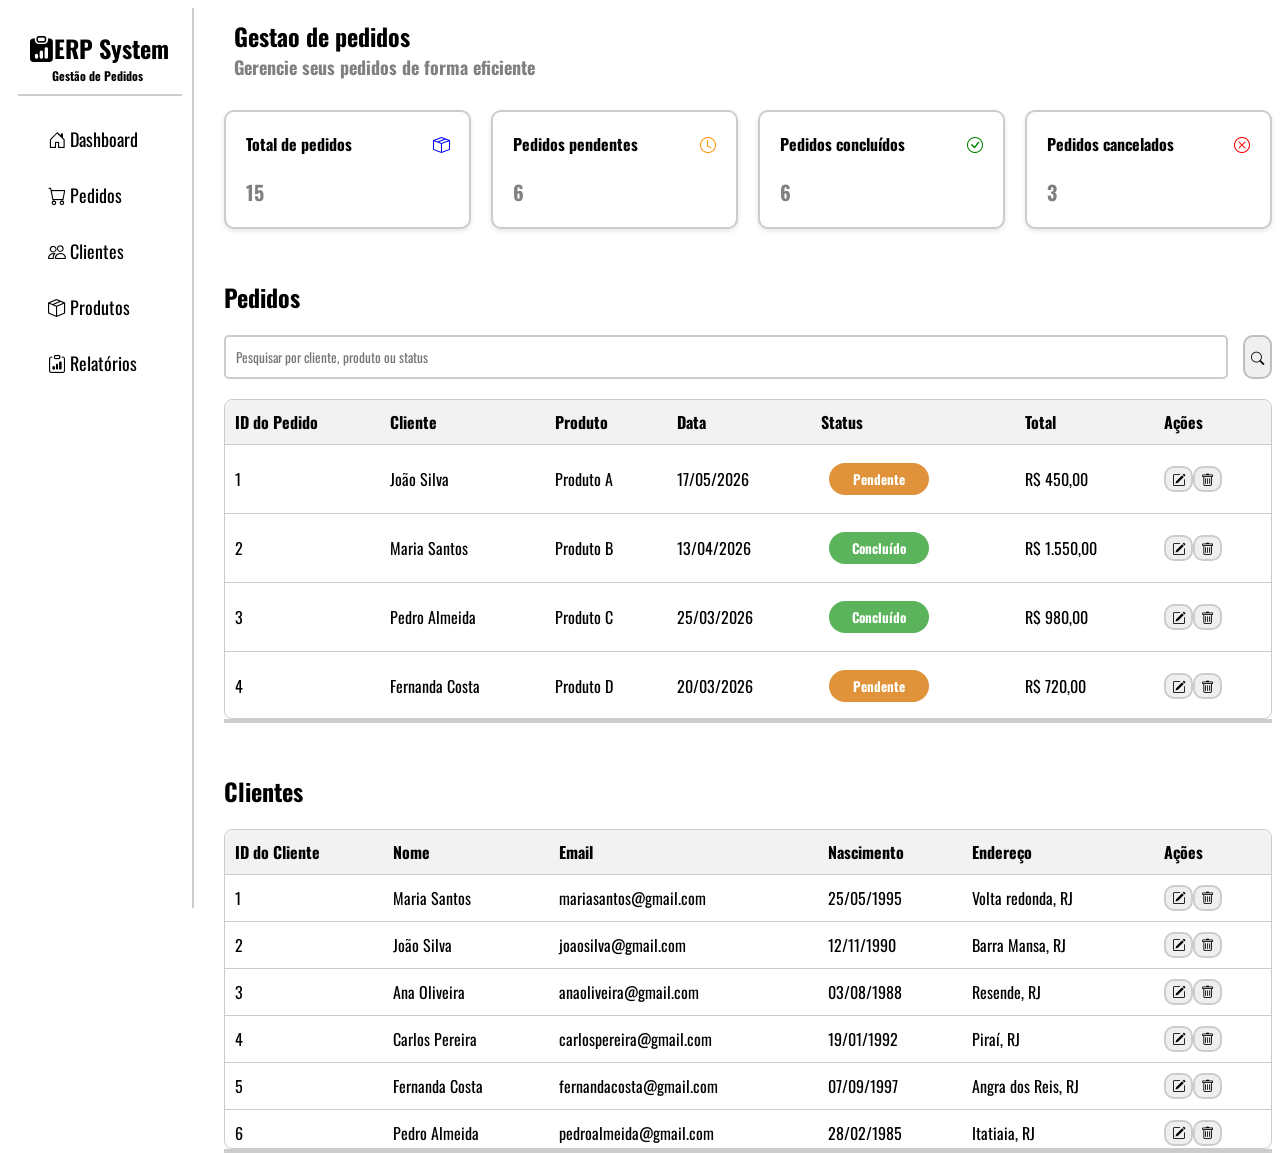
<file: index.html>
<!doctype html>
<html lang="pt-br">
  <head>
    <meta charset="UTF-8" />
    <meta name="viewport" content="width=device-width, initial-scale=1.0" />
    <title>Gestao de pedidos</title>
    <link rel="stylesheet" href="styles/main.css" />
    <link
      rel="stylesheet"
      href="https://cdn.jsdelivr.net/npm/bootstrap-icons@1.13.1/font/bootstrap-icons.min.css"
    />
    <link rel="preconnect" href="https://fonts.googleapis.com" />
    <link rel="preconnect" href="https://fonts.gstatic.com" crossorigin />
    <link
      href="https://fonts.googleapis.com/css2?family=Montserrat:ital,wght@0,100..900;1,100..900&family=Oswald:wght@200..700&display=swap"
      rel="stylesheet"
    />
  </head>
  <body>
    <div class="layout">
      <aside class="sidebar">
        <header class="sidebar_header">
          <div class="principal_name">
            <i class="bi bi-clipboard-data-fill"></i>
            <h1>ERP System</h1>
          </div>
          <h6>Gestão de Pedidos</h6>
        </header>
        <nav>
          <ul>
            <li>
              <i class="bi bi-house-door"></i>
              <a href="#">Dashboard</a>
            </li>
            <li>
              <i class="bi bi-cart"></i>
              <a href="./pages/pedidos.html">Pedidos</a>
            </li>
            <li>
              <i class="bi bi-people"></i>
              <a href="./pages/clientes.html">Clientes</a>
            </li>
            <li>
              <i class="bi bi-box-seam"></i>
              <a href="#">Produtos</a>
            </li>
            <li>
              <i class="bi bi-clipboard-data"></i>
              <a href="#">Relatórios</a>
            </li>
          </ul>
        </nav>
      </aside>
      <div class="container">
        <header>
          <h1>Gestao de pedidos</h1>
          <h2>Gerencie seus pedidos de forma eficiente</h2>
        </header>
        <section id="dashboard">
          <div class="grid">
            <div class="card">
              <div class="card_title">
                <h3>Total de pedidos</h3>
                <i id="total" class="bi bi-box-seam"></i>
              </div>
              <h6>15</h6>
            </div>
            <div class="card">
              <div class="card_title">
                <h3>Pedidos pendentes</h3>
                <i id="pendente" class="bi bi-clock"></i>
              </div>
              <h6>6</h6>
            </div>
            <div class="card">
              <div class="card_title">
                <h3>Pedidos concluídos</h3>
                <i id="concluido" class="bi bi-check-circle"></i>
              </div>
              <h6>6</h6>
            </div>
            <div class="card">
              <div class="card_title">
                <h3>Pedidos cancelados</h3>
                <i id="cancelado" class="bi bi-x-circle"></i>
              </div>
              <h6>3</h6>
            </div>
          </div>
        </section>

        <section id="pedidos">
          <h2 id="section_title">Pedidos</h2>
          <div class="search">
            <input
              type="text"
              placeholder="Pesquisar por cliente, produto ou status"
            />
            <button id="search_button"><i class="bi bi-search"></i></button>
          </div>
          <div class="table-scroll">
            <table>
              <thead>
                <tr>
                  <th>ID do Pedido</th>
                  <th>Cliente</th>
                  <th>Produto</th>
                  <th>Data</th>
                  <th>Status</th>
                  <th>Total</th>
                  <th>Ações</th>
                </tr>
              </thead>
              <tbody>
                <tr>
                  <td>1</td>
                  <td>João Silva</td>
                  <td>Produto A</td>
                  <td><time>17/05/2026</time></td>
                  <td><h5 id="status_pendente">Pendente</h5></td>
                  <td>R$ 450,00</td>
                  <td>
                    <button><i class="bi bi-pencil-square"></i></button
                    ><button><i class="bi bi-trash"></i></button>
                  </td>
                </tr>
                <tr>
                  <td>2</td>
                  <td>Maria Santos</td>
                  <td>Produto B</td>
                  <td><time>13/04/2026</time></td>
                  <td><h5 id="status_concluido">Concluído</h5></td>
                  <td>R$ 1.550,00</td>
                  <td>
                    <button><i class="bi bi-pencil-square"></i></button
                    ><button><i class="bi bi-trash"></i></button>
                  </td>
                </tr>
                <tr>
                  <td>3</td>
                  <td>Pedro Almeida</td>
                  <td>Produto C</td>
                  <td><time>25/03/2026</time></td>
                  <td><h5 id="status_concluido">Concluído</h5></td>
                  <td>R$ 980,00</td>
                  <td>
                    <button><i class="bi bi-pencil-square"></i></button
                    ><button><i class="bi bi-trash"></i></button>
                  </td>
                </tr>
                <tr>
                  <td>4</td>
                  <td>Fernanda Costa</td>
                  <td>Produto D</td>
                  <td><time>20/03/2026</time></td>
                  <td><h5 id="status_pendente">Pendente</h5></td>
                  <td>R$ 720,00</td>
                  <td>
                    <button><i class="bi bi-pencil-square"></i></button
                    ><button><i class="bi bi-trash"></i></button>
                  </td>
                </tr>
                <tr>
                  <td>5</td>
                  <td>Lucas Pereira</td>
                  <td>Produto E</td>
                  <td><time>10/03/2026</time></td>
                  <td><h5 id="status_cancelado">Cancelado</h5></td>
                  <td>R$ 310,00</td>
                  <td>
                    <button><i class="bi bi-pencil-square"></i></button
                    ><button><i class="bi bi-trash"></i></button>
                  </td>
                </tr>
                <tr>
                  <td>6</td>
                  <td>Ana Oliveira</td>
                  <td>Produto F</td>
                  <td><time>05/03/2026</time></td>
                  <td><h5 id="status_pendente">Pendente</h5></td>
                  <td>R$ 640,00</td>
                  <td>
                    <button><i class="bi bi-pencil-square"></i></button
                    ><button><i class="bi bi-trash"></i></button>
                  </td>
                </tr>
                <tr>
                  <td>7</td>
                  <td>Carlos Pereira</td>
                  <td>Produto G</td>
                  <td><time>02/03/2026</time></td>
                  <td><h5 id="status_concluido">Concluído</h5></td>
                  <td>R$ 1.240,00</td>
                  <td>
                    <button><i class="bi bi-pencil-square"></i></button
                    ><button><i class="bi bi-trash"></i></button>
                  </td>
                </tr>
                <tr>
                  <td>8</td>
                  <td>Juliana Rocha</td>
                  <td>Produto H</td>
                  <td><time>01/03/2026</time></td>
                  <td><h5 id="status_concluido">Concluído</h5></td>
                  <td>R$ 870,00</td>
                  <td>
                    <button><i class="bi bi-pencil-square"></i></button
                    ><button><i class="bi bi-trash"></i></button>
                  </td>
                </tr>
                <tr>
                  <td>9</td>
                  <td>Lucas Martins</td>
                  <td>Produto I</td>
                  <td><time>27/02/2026</time></td>
                  <td><h5 id="status_cancelado">Cancelado</h5></td>
                  <td>R$ 410,00</td>
                  <td>
                    <button><i class="bi bi-pencil-square"></i></button
                    ><button><i class="bi bi-trash"></i></button>
                  </td>
                </tr>
                <tr>
                  <td>10</td>
                  <td>Fernanda Costa</td>
                  <td>Produto J</td>
                  <td><time>24/02/2026</time></td>
                  <td><h5 id="status_pendente">Pendente</h5></td>
                  <td>R$ 530,00</td>
                  <td>
                    <button><i class="bi bi-pencil-square"></i></button
                    ><button><i class="bi bi-trash"></i></button>
                  </td>
                </tr>
                <tr>
                  <td>11</td>
                  <td>Rafael Gomes</td>
                  <td>Produto K</td>
                  <td><time>20/02/2026</time></td>
                  <td><h5 id="status_concluido">Concluído</h5></td>
                  <td>R$ 2.100,00</td>
                  <td>
                    <button><i class="bi bi-pencil-square"></i></button
                    ><button><i class="bi bi-trash"></i></button>
                  </td>
                </tr>
                <tr>
                  <td>12</td>
                  <td>Camila Souza</td>
                  <td>Produto L</td>
                  <td><time>18/02/2026</time></td>
                  <td><h5 id="status_pendente">Pendente</h5></td>
                  <td>R$ 790,00</td>
                  <td>
                    <button><i class="bi bi-pencil-square"></i></button
                    ><button><i class="bi bi-trash"></i></button>
                  </td>
                </tr>
                <tr>
                  <td>13</td>
                  <td>Bruno Lima</td>
                  <td>Produto M</td>
                  <td><time>15/02/2026</time></td>
                  <td><h5 id="status_cancelado">Cancelado</h5></td>
                  <td>R$ 365,00</td>
                  <td>
                    <button><i class="bi bi-pencil-square"></i></button
                    ><button><i class="bi bi-trash"></i></button>
                  </td>
                </tr>
                <tr>
                  <td>14</td>
                  <td>Paula Nunes</td>
                  <td>Produto N</td>
                  <td><time>12/02/2026</time></td>
                  <td><h5 id="status_concluido">Concluído</h5></td>
                  <td>R$ 1.320,00</td>
                  <td>
                    <button><i class="bi bi-pencil-square"></i></button
                    ><button><i class="bi bi-trash"></i></button>
                  </td>
                </tr>
                <tr>
                  <td>15</td>
                  <td>Diego Martins</td>
                  <td>Produto O</td>
                  <td><time>10/02/2026</time></td>
                  <td><h5 id="status_pendente">Pendente</h5></td>
                  <td>R$ 955,00</td>
                  <td>
                    <button><i class="bi bi-pencil-square"></i></button
                    ><button><i class="bi bi-trash"></i></button>
                  </td>
                </tr>
              </tbody>
            </table>
          </div>
        </section>

        <section id="clientes">
          <h2 id="section_title">Clientes</h2>
          <div class="table-scroll">
            <table>
              <thead>
                <tr>
                  <th>ID do Cliente</th>
                  <th>Nome</th>
                  <th>Email</th>
                  <th>Nascimento</th>
                  <th>Endereço</th>
                  <th>Ações</th>
                </tr>
              </thead>
              <tbody>
                <tr>
                  <td>1</td>
                  <td>Maria Santos</td>
                  <td>mariasantos@gmail.com</td>
                  <td>25/05/1995</td>
                  <td>Volta redonda, RJ</td>
                  <td>
                    <button><i class="bi bi-pencil-square"></i></button
                    ><button><i class="bi bi-trash"></i></button>
                  </td>
                </tr>
                <tr>
                  <td>2</td>
                  <td>João Silva</td>
                  <td>joaosilva@gmail.com</td>
                  <td>12/11/1990</td>
                  <td>Barra Mansa, RJ</td>
                  <td>
                    <button><i class="bi bi-pencil-square"></i></button
                    ><button><i class="bi bi-trash"></i></button>
                  </td>
                </tr>
                <tr>
                  <td>3</td>
                  <td>Ana Oliveira</td>
                  <td>anaoliveira@gmail.com</td>
                  <td>03/08/1988</td>
                  <td>Resende, RJ</td>
                  <td>
                    <button><i class="bi bi-pencil-square"></i></button
                    ><button><i class="bi bi-trash"></i></button>
                  </td>
                </tr>
                <tr>
                  <td>4</td>
                  <td>Carlos Pereira</td>
                  <td>carlospereira@gmail.com</td>
                  <td>19/01/1992</td>
                  <td>Piraí, RJ</td>
                  <td>
                    <button><i class="bi bi-pencil-square"></i></button
                    ><button><i class="bi bi-trash"></i></button>
                  </td>
                </tr>
                <tr>
                  <td>5</td>
                  <td>Fernanda Costa</td>
                  <td>fernandacosta@gmail.com</td>
                  <td>07/09/1997</td>
                  <td>Angra dos Reis, RJ</td>
                  <td>
                    <button><i class="bi bi-pencil-square"></i></button
                    ><button><i class="bi bi-trash"></i></button>
                  </td>
                </tr>
                <tr>
                  <td>6</td>
                  <td>Pedro Almeida</td>
                  <td>pedroalmeida@gmail.com</td>
                  <td>28/02/1985</td>
                  <td>Itatiaia, RJ</td>
                  <td>
                    <button><i class="bi bi-pencil-square"></i></button
                    ><button><i class="bi bi-trash"></i></button>
                  </td>
                </tr>
                <tr>
                  <td>7</td>
                  <td>Juliana Rocha</td>
                  <td>julianarocha@gmail.com</td>
                  <td>14/06/1994</td>
                  <td>Pinheiral, RJ</td>
                  <td>
                    <button><i class="bi bi-pencil-square"></i></button
                    ><button><i class="bi bi-trash"></i></button>
                  </td>
                </tr>
                <tr>
                  <td>8</td>
                  <td>Lucas Martins</td>
                  <td>lucasmartins@gmail.com</td>
                  <td>30/10/1998</td>
                  <td>Valença, RJ</td>
                  <td>
                    <button><i class="bi bi-pencil-square"></i></button
                    ><button><i class="bi bi-trash"></i></button>
                  </td>
                </tr>
              </tbody>
            </table>
          </div>
        </section>
      </div>
    </div>
  </body>
</html>
</file>
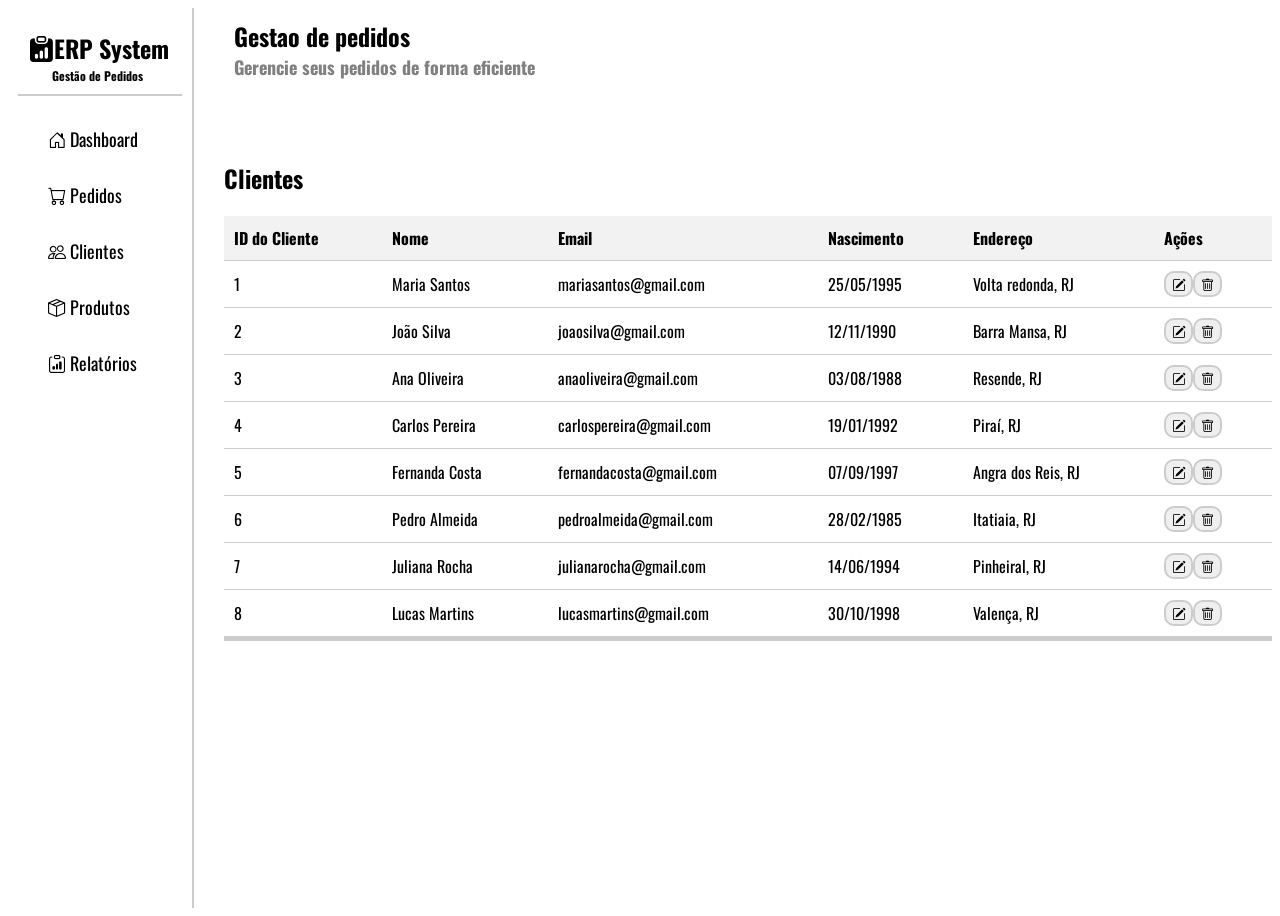
<file: pages/clientes.html>
<!doctype html>
<html lang="pt-br">
  <head>
    <meta charset="UTF-8" />
    <meta name="viewport" content="width=device-width, initial-scale=1.0" />
    <title>Gestao de pedidos</title>
    <link rel="stylesheet" href="../styles/main.css" />
    <link
      rel="stylesheet"
      href="https://cdn.jsdelivr.net/npm/bootstrap-icons@1.13.1/font/bootstrap-icons.min.css"
    />
    <link rel="preconnect" href="https://fonts.googleapis.com" />
    <link rel="preconnect" href="https://fonts.gstatic.com" crossorigin />
    <link
      href="https://fonts.googleapis.com/css2?family=Montserrat:ital,wght@0,100..900;1,100..900&family=Oswald:wght@200..700&display=swap"
      rel="stylesheet"
    />
  </head>
  <body>
    <div class="layout">
      <aside class="sidebar">
        <header class="sidebar_header">
          <div class="principal_name">
            <i class="bi bi-clipboard-data-fill"></i>
            <h1>ERP System</h1>
          </div>
          <h6>Gestão de Pedidos</h6>
        </header>
        <nav>
          <ul>
            <li>
              <i class="bi bi-house-door"></i>
              <a href="../index.html">Dashboard</a>
            </li>
            <li>
              <i class="bi bi-cart"></i>
              <a href="./pedidos.html">Pedidos</a>
            </li>
            <li>
              <i class="bi bi-people"></i>
              <a href="./clientes.html">Clientes</a>
            </li>
            <li>
              <i class="bi bi-box-seam"></i>
              <a href="#">Produtos</a>
            </li>
            <li>
              <i class="bi bi-clipboard-data"></i>
              <a href="#">Relatórios</a>
            </li>
          </ul>
        </nav>
      </aside>
      <div class="container">
        <header>
          <h1>Gestao de pedidos</h1>
          <h2>Gerencie seus pedidos de forma eficiente</h2>
        </header>
        <section id="clientes">
          <h2 id="section_title">Clientes</h2>
          <div>
            <table>
              <thead>
                <tr>
                  <th>ID do Cliente</th>
                  <th>Nome</th>
                  <th>Email</th>
                  <th>Nascimento</th>
                  <th>Endereço</th>
                  <th>Ações</th>
                </tr>
              </thead>
              <tbody>
                <tr>
                  <td>1</td>
                  <td>Maria Santos</td>
                  <td>mariasantos@gmail.com</td>
                  <td>25/05/1995</td>
                  <td>Volta redonda, RJ</td>
                  <td>
                    <button><i class="bi bi-pencil-square"></i></button
                    ><button><i class="bi bi-trash"></i></button>
                  </td>
                </tr>
                <tr>
                  <td>2</td>
                  <td>João Silva</td>
                  <td>joaosilva@gmail.com</td>
                  <td>12/11/1990</td>
                  <td>Barra Mansa, RJ</td>
                  <td>
                    <button><i class="bi bi-pencil-square"></i></button
                    ><button><i class="bi bi-trash"></i></button>
                  </td>
                </tr>
                <tr>
                  <td>3</td>
                  <td>Ana Oliveira</td>
                  <td>anaoliveira@gmail.com</td>
                  <td>03/08/1988</td>
                  <td>Resende, RJ</td>
                  <td>
                    <button><i class="bi bi-pencil-square"></i></button
                    ><button><i class="bi bi-trash"></i></button>
                  </td>
                </tr>
                <tr>
                  <td>4</td>
                  <td>Carlos Pereira</td>
                  <td>carlospereira@gmail.com</td>
                  <td>19/01/1992</td>
                  <td>Piraí, RJ</td>
                  <td>
                    <button><i class="bi bi-pencil-square"></i></button
                    ><button><i class="bi bi-trash"></i></button>
                  </td>
                </tr>
                <tr>
                  <td>5</td>
                  <td>Fernanda Costa</td>
                  <td>fernandacosta@gmail.com</td>
                  <td>07/09/1997</td>
                  <td>Angra dos Reis, RJ</td>
                  <td>
                    <button><i class="bi bi-pencil-square"></i></button
                    ><button><i class="bi bi-trash"></i></button>
                  </td>
                </tr>
                <tr>
                  <td>6</td>
                  <td>Pedro Almeida</td>
                  <td>pedroalmeida@gmail.com</td>
                  <td>28/02/1985</td>
                  <td>Itatiaia, RJ</td>
                  <td>
                    <button><i class="bi bi-pencil-square"></i></button
                    ><button><i class="bi bi-trash"></i></button>
                  </td>
                </tr>
                <tr>
                  <td>7</td>
                  <td>Juliana Rocha</td>
                  <td>julianarocha@gmail.com</td>
                  <td>14/06/1994</td>
                  <td>Pinheiral, RJ</td>
                  <td>
                    <button><i class="bi bi-pencil-square"></i></button
                    ><button><i class="bi bi-trash"></i></button>
                  </td>
                </tr>
                <tr>
                  <td>8</td>
                  <td>Lucas Martins</td>
                  <td>lucasmartins@gmail.com</td>
                  <td>30/10/1998</td>
                  <td>Valença, RJ</td>
                  <td>
                    <button><i class="bi bi-pencil-square"></i></button
                    ><button><i class="bi bi-trash"></i></button>
                  </td>
                </tr>
              </tbody>
            </table>
          </div>
        </section>
      </div>
    </div>
  </body>
</html>
</file>
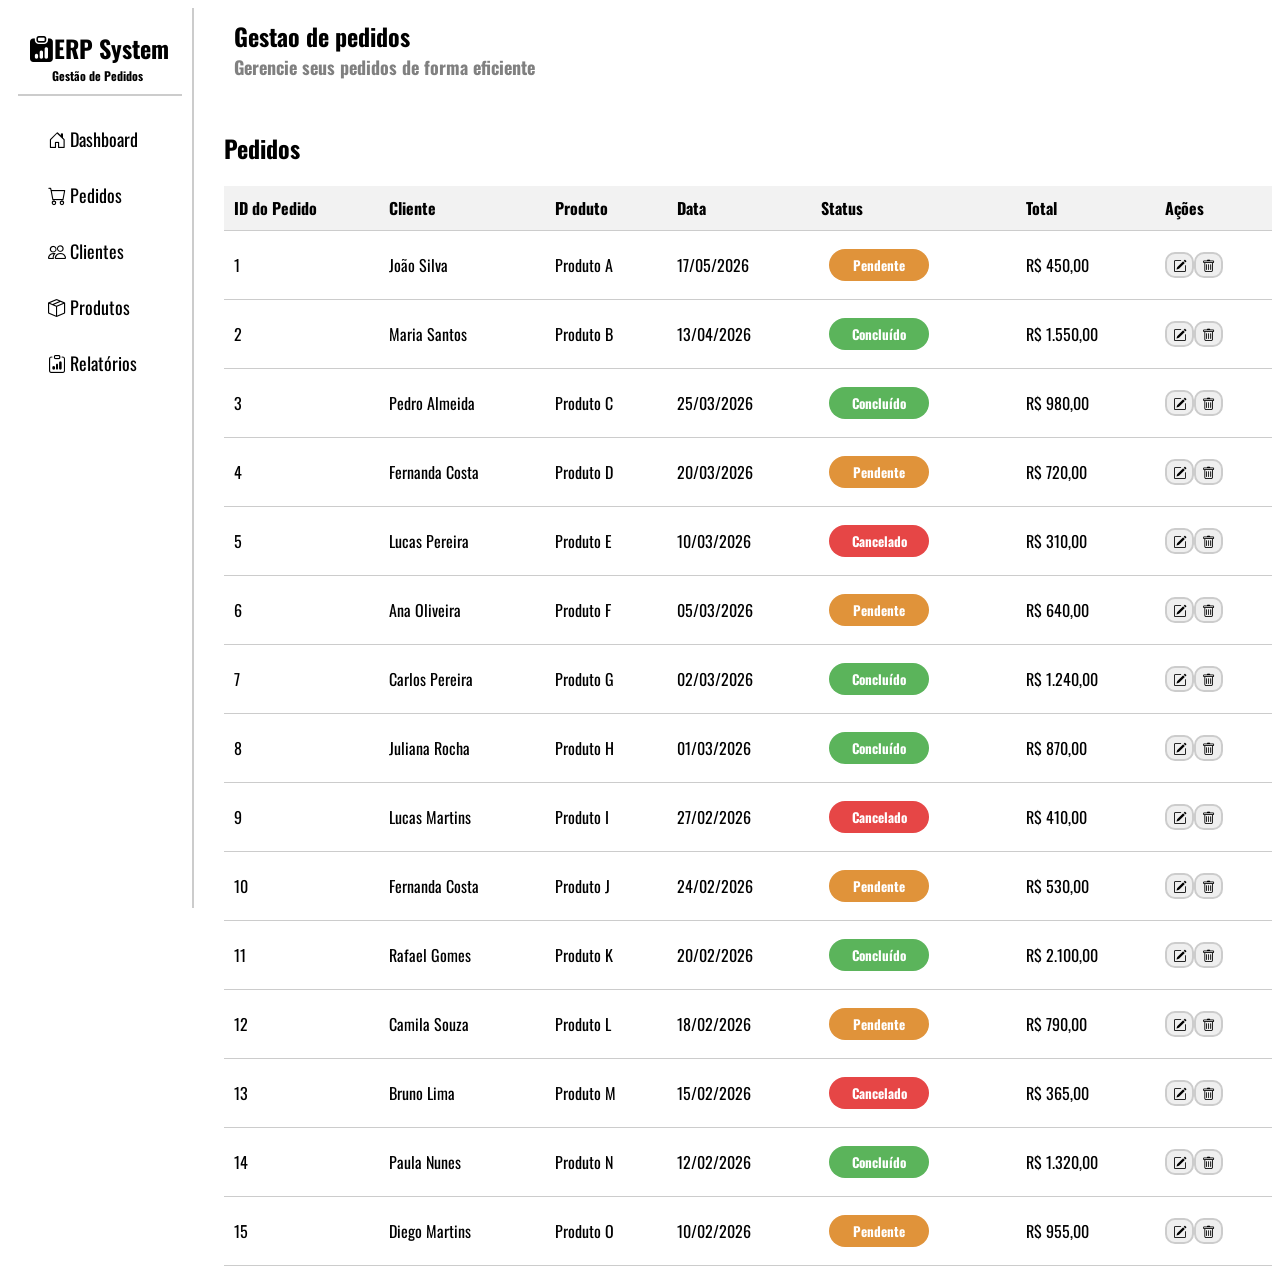
<file: pages/pedidos.html>
<!doctype html>
<html lang="pt-br">
  <head>
    <meta charset="UTF-8" />
    <meta name="viewport" content="width=device-width, initial-scale=1.0" />
    <title>Gestao de pedidos</title>
    <link rel="stylesheet" href="../styles/main.css" />
    <link
      rel="stylesheet"
      href="https://cdn.jsdelivr.net/npm/bootstrap-icons@1.13.1/font/bootstrap-icons.min.css"
    />
    <link rel="preconnect" href="https://fonts.googleapis.com" />
    <link rel="preconnect" href="https://fonts.gstatic.com" crossorigin />
    <link
      href="https://fonts.googleapis.com/css2?family=Montserrat:ital,wght@0,100..900;1,100..900&family=Oswald:wght@200..700&display=swap"
      rel="stylesheet"
    />
  </head>
  <body>
    <div class="layout">
      <aside class="sidebar">
        <header class="sidebar_header">
          <div class="principal_name">
            <i class="bi bi-clipboard-data-fill"></i>
            <h1>ERP System</h1>
          </div>
          <h6>Gestão de Pedidos</h6>
        </header>
        <nav>
          <ul>
            <li>
              <i class="bi bi-house-door"></i>
              <a href="../index.html">Dashboard</a>
            </li>
            <li>
              <i class="bi bi-cart"></i>
              <a href="#">Pedidos</a>
            </li>
            <li>
              <i class="bi bi-people"></i>
              <a href="../pages/clientes.html">Clientes</a>
            </li>
            <li>
              <i class="bi bi-box-seam"></i>
              <a href="#">Produtos</a>
            </li>
            <li>
              <i class="bi bi-clipboard-data"></i>
              <a href="#">Relatórios</a>
            </li>
          </ul>
        </nav>
      </aside>
      <div class="container">
        <header>
          <h1>Gestao de pedidos</h1>
          <h2>Gerencie seus pedidos de forma eficiente</h2>
        </header>
        <section>
          <h2>Pedidos</h2>
          <table>
            <thead>
              <tr>
                <th>ID do Pedido</th>
                <th>Cliente</th>
                <th>Produto</th>
                <th>Data</th>
                <th>Status</th>
                <th>Total</th>
                <th>Ações</th>
              </tr>
            </thead>
            <tbody>
              <tr>
                <td>1</td>
                <td>João Silva</td>
                <td>Produto A</td>
                <td><time>17/05/2026</time></td>
                <td><h5 id="status_pendente">Pendente</h5></td>
                <td>R$ 450,00</td>
                <td>
                  <button><i class="bi bi-pencil-square"></i></button
                  ><button><i class="bi bi-trash"></i></button>
                </td>
              </tr>
              <tr>
                <td>2</td>
                <td>Maria Santos</td>
                <td>Produto B</td>
                <td><time>13/04/2026</time></td>
                <td><h5 id="status_concluido">Concluído</h5></td>
                <td>R$ 1.550,00</td>
                <td>
                  <button><i class="bi bi-pencil-square"></i></button
                  ><button><i class="bi bi-trash"></i></button>
                </td>
              </tr>
              <tr>
                <td>3</td>
                <td>Pedro Almeida</td>
                <td>Produto C</td>
                <td><time>25/03/2026</time></td>
                <td><h5 id="status_concluido">Concluído</h5></td>
                <td>R$ 980,00</td>
                <td>
                  <button><i class="bi bi-pencil-square"></i></button
                  ><button><i class="bi bi-trash"></i></button>
                </td>
              </tr>
              <tr>
                <td>4</td>
                <td>Fernanda Costa</td>
                <td>Produto D</td>
                <td><time>20/03/2026</time></td>
                <td><h5 id="status_pendente">Pendente</h5></td>
                <td>R$ 720,00</td>
                <td>
                  <button><i class="bi bi-pencil-square"></i></button
                  ><button><i class="bi bi-trash"></i></button>
                </td>
              </tr>
              <tr>
                <td>5</td>
                <td>Lucas Pereira</td>
                <td>Produto E</td>
                <td><time>10/03/2026</time></td>
                <td><h5 id="status_cancelado">Cancelado</h5></td>
                <td>R$ 310,00</td>
                <td>
                  <button><i class="bi bi-pencil-square"></i></button
                  ><button><i class="bi bi-trash"></i></button>
                </td>
              </tr>
              <tr>
                <td>6</td>
                <td>Ana Oliveira</td>
                <td>Produto F</td>
                <td><time>05/03/2026</time></td>
                <td><h5 id="status_pendente">Pendente</h5></td>
                <td>R$ 640,00</td>
                <td>
                  <button><i class="bi bi-pencil-square"></i></button
                  ><button><i class="bi bi-trash"></i></button>
                </td>
              </tr>
              <tr>
                <td>7</td>
                <td>Carlos Pereira</td>
                <td>Produto G</td>
                <td><time>02/03/2026</time></td>
                <td><h5 id="status_concluido">Concluído</h5></td>
                <td>R$ 1.240,00</td>
                <td>
                  <button><i class="bi bi-pencil-square"></i></button
                  ><button><i class="bi bi-trash"></i></button>
                </td>
              </tr>
              <tr>
                <td>8</td>
                <td>Juliana Rocha</td>
                <td>Produto H</td>
                <td><time>01/03/2026</time></td>
                <td><h5 id="status_concluido">Concluído</h5></td>
                <td>R$ 870,00</td>
                <td>
                  <button><i class="bi bi-pencil-square"></i></button
                  ><button><i class="bi bi-trash"></i></button>
                </td>
              </tr>
              <tr>
                <td>9</td>
                <td>Lucas Martins</td>
                <td>Produto I</td>
                <td><time>27/02/2026</time></td>
                <td><h5 id="status_cancelado">Cancelado</h5></td>
                <td>R$ 410,00</td>
                <td>
                  <button><i class="bi bi-pencil-square"></i></button
                  ><button><i class="bi bi-trash"></i></button>
                </td>
              </tr>
              <tr>
                <td>10</td>
                <td>Fernanda Costa</td>
                <td>Produto J</td>
                <td><time>24/02/2026</time></td>
                <td><h5 id="status_pendente">Pendente</h5></td>
                <td>R$ 530,00</td>
                <td>
                  <button><i class="bi bi-pencil-square"></i></button
                  ><button><i class="bi bi-trash"></i></button>
                </td>
              </tr>
              <tr>
                <td>11</td>
                <td>Rafael Gomes</td>
                <td>Produto K</td>
                <td><time>20/02/2026</time></td>
                <td><h5 id="status_concluido">Concluído</h5></td>
                <td>R$ 2.100,00</td>
                <td>
                  <button><i class="bi bi-pencil-square"></i></button
                  ><button><i class="bi bi-trash"></i></button>
                </td>
              </tr>
              <tr>
                <td>12</td>
                <td>Camila Souza</td>
                <td>Produto L</td>
                <td><time>18/02/2026</time></td>
                <td><h5 id="status_pendente">Pendente</h5></td>
                <td>R$ 790,00</td>
                <td>
                  <button><i class="bi bi-pencil-square"></i></button
                  ><button><i class="bi bi-trash"></i></button>
                </td>
              </tr>
              <tr>
                <td>13</td>
                <td>Bruno Lima</td>
                <td>Produto M</td>
                <td><time>15/02/2026</time></td>
                <td><h5 id="status_cancelado">Cancelado</h5></td>
                <td>R$ 365,00</td>
                <td>
                  <button><i class="bi bi-pencil-square"></i></button
                  ><button><i class="bi bi-trash"></i></button>
                </td>
              </tr>
              <tr>
                <td>14</td>
                <td>Paula Nunes</td>
                <td>Produto N</td>
                <td><time>12/02/2026</time></td>
                <td><h5 id="status_concluido">Concluído</h5></td>
                <td>R$ 1.320,00</td>
                <td>
                  <button><i class="bi bi-pencil-square"></i></button
                  ><button><i class="bi bi-trash"></i></button>
                </td>
              </tr>
              <tr>
                <td>15</td>
                <td>Diego Martins</td>
                <td>Produto O</td>
                <td><time>10/02/2026</time></td>
                <td><h5 id="status_pendente">Pendente</h5></td>
                <td>R$ 955,00</td>
                <td>
                  <button><i class="bi bi-pencil-square"></i></button
                  ><button><i class="bi bi-trash"></i></button>
                </td>
              </tr>
            </tbody>
          </table>
        </section>
      </div>
    </div>
  </body>
</html>
</file>
<file: styles/main.css>
* {
    box-sizing: border-box;
    font-family: "Oswald", sans-serif;
}

header {
    color: #000000;
    padding: 10px;
    text-align: start;
    margin-bottom: 20px;

    h1 {
        margin: 0;
        font-size: 24px;
    }

    h2 {
        margin: 0;
        font-size: 18px;
        color: gray;
    }
}


.layout {
    display: flex;
}

.sidebar {
    width: 200px;
    padding: 10px;
    list-style: none;
    font-size: 18px;
    border-right: 2px solid #ccc;
    margin-right: 30px;
    height: 100vh;
    position: sticky;

    .sidebar_header {

        border-bottom: 2px solid #ccc;

        .principal_name {
            display: flex;
            align-items: baseline;

            i {
                font-size: 26px;
            }
        }

        h6 {
            margin: 0;
            margin-left: 24px;

        }
    }

    ul {
        list-style: none;
        padding-left: 20px;
        margin-top: 10px;
        color: rgb(0, 0, 0);

        li {
            margin-bottom: 10px;
            cursor: pointer;
            padding: 10px;


            a {
                text-decoration: none;
                color: rgb(0, 0, 0);
            }
        }

        li:hover {
            background-color: #dcdada;
            border-radius: 10px;
        }
    }
}



.container {
    margin: 0 auto;
    width: 90%;
    height: 100vh;
    display: flex;
    flex-direction: column;
}

.grid {
    display: grid;
    grid-template-columns: repeat(4, 1fr);
    gap: 20px;
}

.card {
    background: #fff;
    max-width: 100%;
    padding: 20px;
    border-radius: 10px;
    border: 2px solid #ccc;
    box-shadow: 0 2px 5px rgba(0, 0, 0, 0.1);
    display: flex;
    flex-direction: column;

    h3 {
        margin-top: 0;
        font-size: 16px;
    }

    h6 {
        margin-top: 5px;
        font-size: 20px;
        color: gray;
        padding: 0;
        margin-bottom: 0;
    }
}

.card_title {
    display: flex;
    justify-content: space-between;
}


.search {
    margin-top: 20px;
    padding: 0px;
    display: flex;
    gap: 15px;
}

.search input {
    flex: 1;
    padding: 10px;
    border: 2px solid #ccc;
    border-radius: 5px;
    width: 100%;

}

#search_button {
    border-radius: 10px;
    border: 2px solid #bfbebe;
    cursor: pointer;
}

#pedidos,
#clientes {
    border-bottom: 4px solid #ccc;
    margin-top: 30px;
}

.table-scroll {
    max-height: 320px;
    overflow-y: auto;
    overflow-x: auto;
    border: 1px solid #ccc;
    border-radius: 8px;
    margin-top: 20px;
}

.table-scroll table {
    width: 100%;
    margin-top: 0;
}

.table-scroll thead th {
    position: sticky;
    top: 0;
    z-index: 2;
    background-color: #f2f2f2;
}

table {
    border-collapse: collapse;
    margin-top: 20px;
    width: 100%;

    tr {
        border-bottom: 1px solid #ccc;

        th {
            padding: 10px;
            text-align: left;
            background-color: #f2f2f2;
        }

        td {
            padding: 10px;
            text-align: left;

            button {
                cursor: pointer;
                border-radius: 10px;
                border: 2px solid #ccc;

            }

            button:hover {
                background-color: #bfbebe;
            }
        }
    }

}

#total {
    color: blue;
}

#pendente {
    color: rgb(255, 145, 0)
}

#concluido {
    color: green;
}

#cancelado {
    color: red;
}

#status_cancelado {
    background-color: rgb(230, 70, 70);
    border-radius: 16px;
    padding: 6px 0px;
    color: #fff;
    width: 100px;
    margin: 8px;
    text-align: center;
}

#status_concluido {
    background-color: rgb(91, 180, 91);
    border-radius: 16px;
    padding: 6px 0px;
    color: #fff;
    width: 100px;
    margin: 8px;
    text-align: center;
}

#status_pendente {
    background-color: rgb(224, 147, 58);
    border-radius: 16px;
    padding: 6px 0px;
    color: #fff;
    width: 100px;
    margin: 8px;
    text-align: center;
}
</file>
